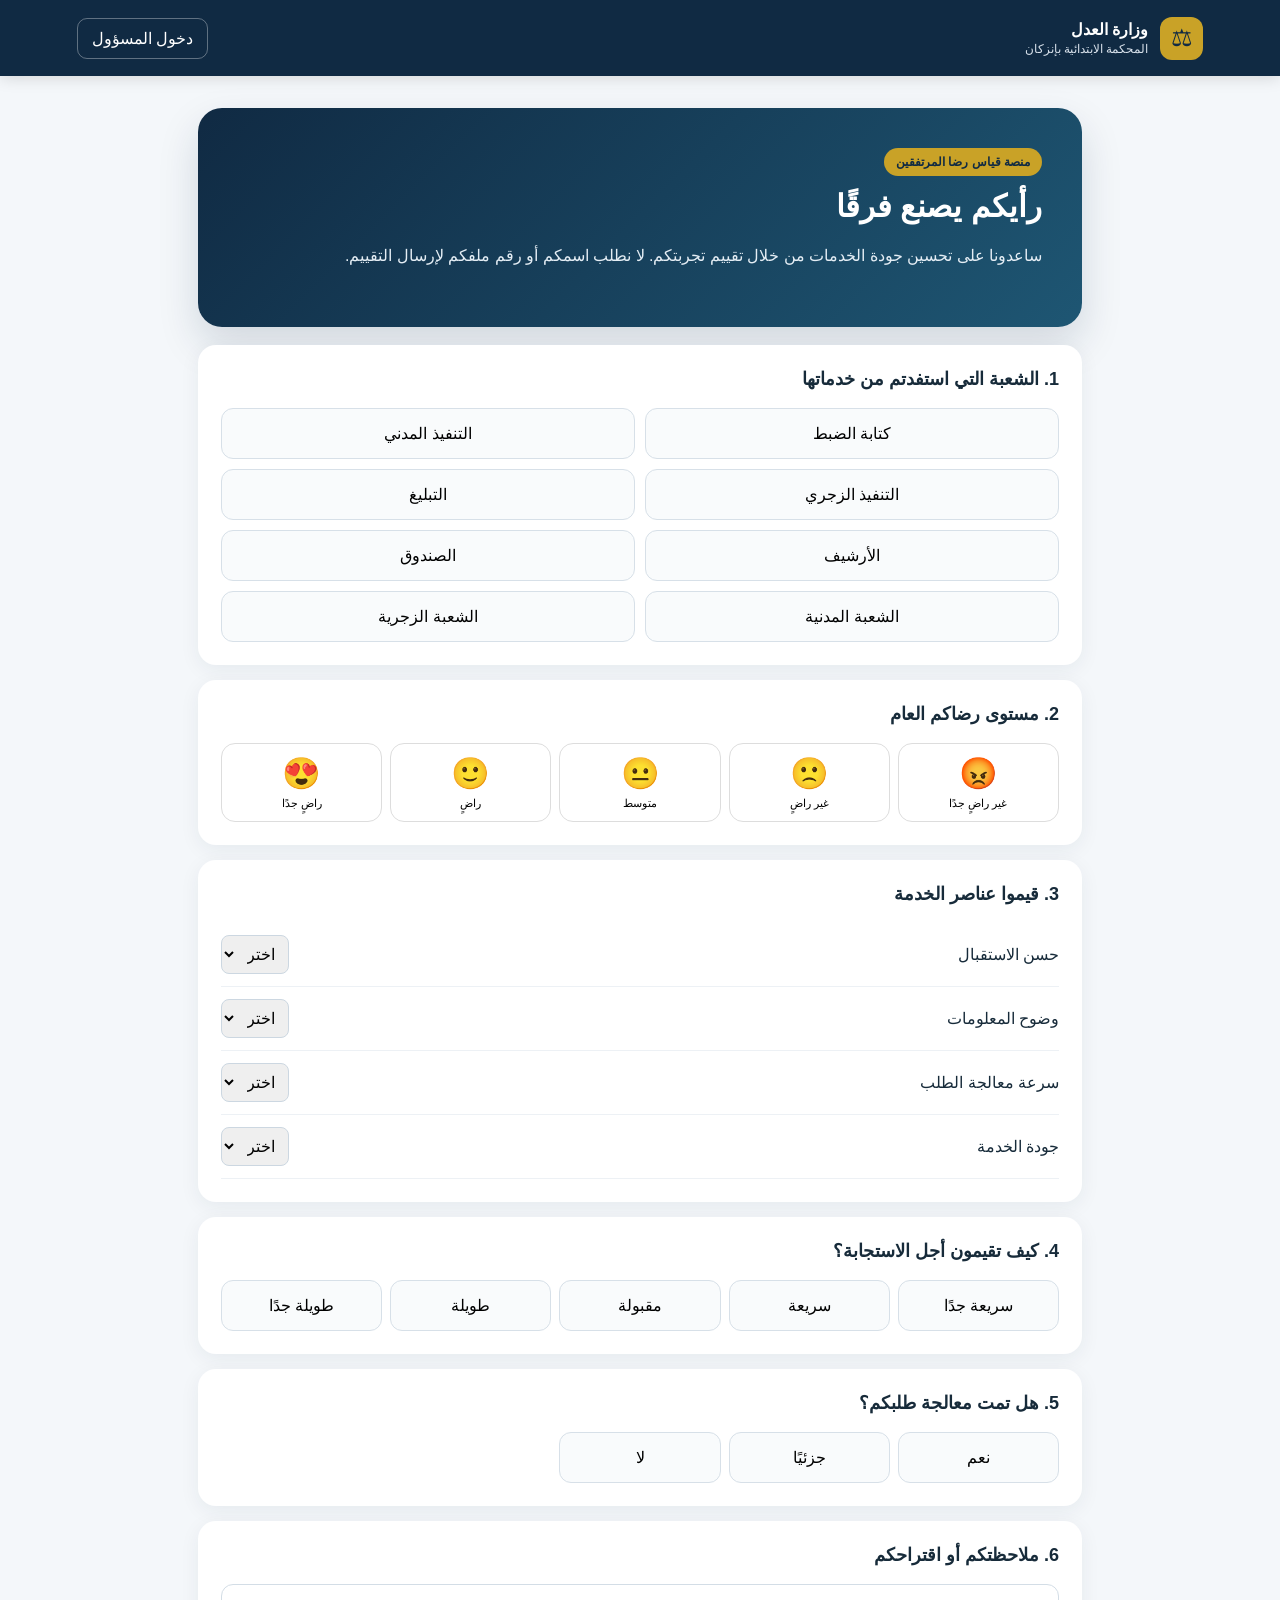
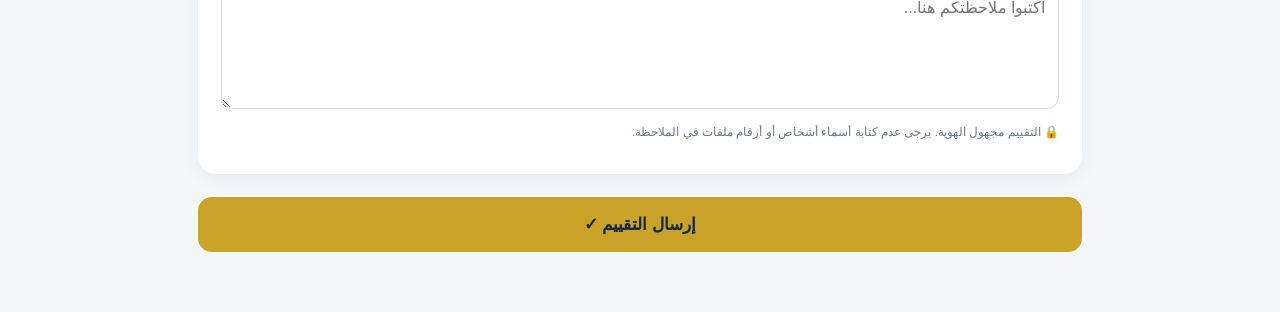
<file: index.html>
<!doctype html>
<html lang="ar" dir="rtl">
<head>
<meta charset="utf-8"><meta name="viewport" content="width=device-width,initial-scale=1">
<title>تقييم جودة الخدمات | المحكمة الابتدائية بإنزكان</title>
<link rel="stylesheet" href="style.css">
</head>
<body>
<header class="topbar"><div class="brand"><div class="court-mark">⚖</div><div><b>وزارة العدل</b><span>المحكمة الابتدائية بإنزكان</span></div></div><a href="dashboard.html" class="admin-link">دخول المسؤول</a></header>
<main class="container">
<section class="hero"><span class="badge">منصة قياس رضا المرتفقين</span><h1>رأيكم يصنع فرقًا</h1><p>ساعدونا على تحسين جودة الخدمات من خلال تقييم تجربتكم. لا نطلب اسمكم أو رقم ملفكم لإرسال التقييم.</p></section>
<form id="survey">
<section class="card"><h2>1. الشعبة التي استفدتم من خدماتها</h2><div class="grid" id="departments"></div><input id="department" type="hidden"></section>
<section class="card"><h2>2. مستوى رضاكم العام</h2><div class="faces" id="quality"></div><input id="qualityValue" type="hidden"></section>
<section class="card"><h2>3. قيموا عناصر الخدمة</h2><div id="criteria"></div></section>
<section class="card"><h2>4. كيف تقيمون أجل الاستجابة؟</h2><div class="options" id="speed"></div><input id="speedValue" type="hidden"></section>
<section class="card"><h2>5. هل تمت معالجة طلبكم؟</h2><div class="options" id="resolved"></div><input id="resolvedValue" type="hidden"></section>
<section class="card"><h2>6. ملاحظتكم أو اقتراحكم</h2><textarea id="comment" maxlength="1000" placeholder="اكتبوا ملاحظتكم هنا..."></textarea><p class="privacy">🔒 التقييم مجهول الهوية. يرجى عدم كتابة أسماء أشخاص أو أرقام ملفات في الملاحظة.</p></section>
<button class="submit" type="submit">إرسال التقييم ✓</button>
</form>
<div id="success" class="success hidden"><div>✓</div><h2>شكرًا لكم</h2><p>تم تسجيل تقييمكم بنجاح، ومساهمتكم تساعدنا على تحسين جودة الخدمات.</p><button onclick="location.reload()">تقييم جديد</button></div>
</main>
<script src="config.js"></script><script src="app.js"></script>
</body></html>
</file>
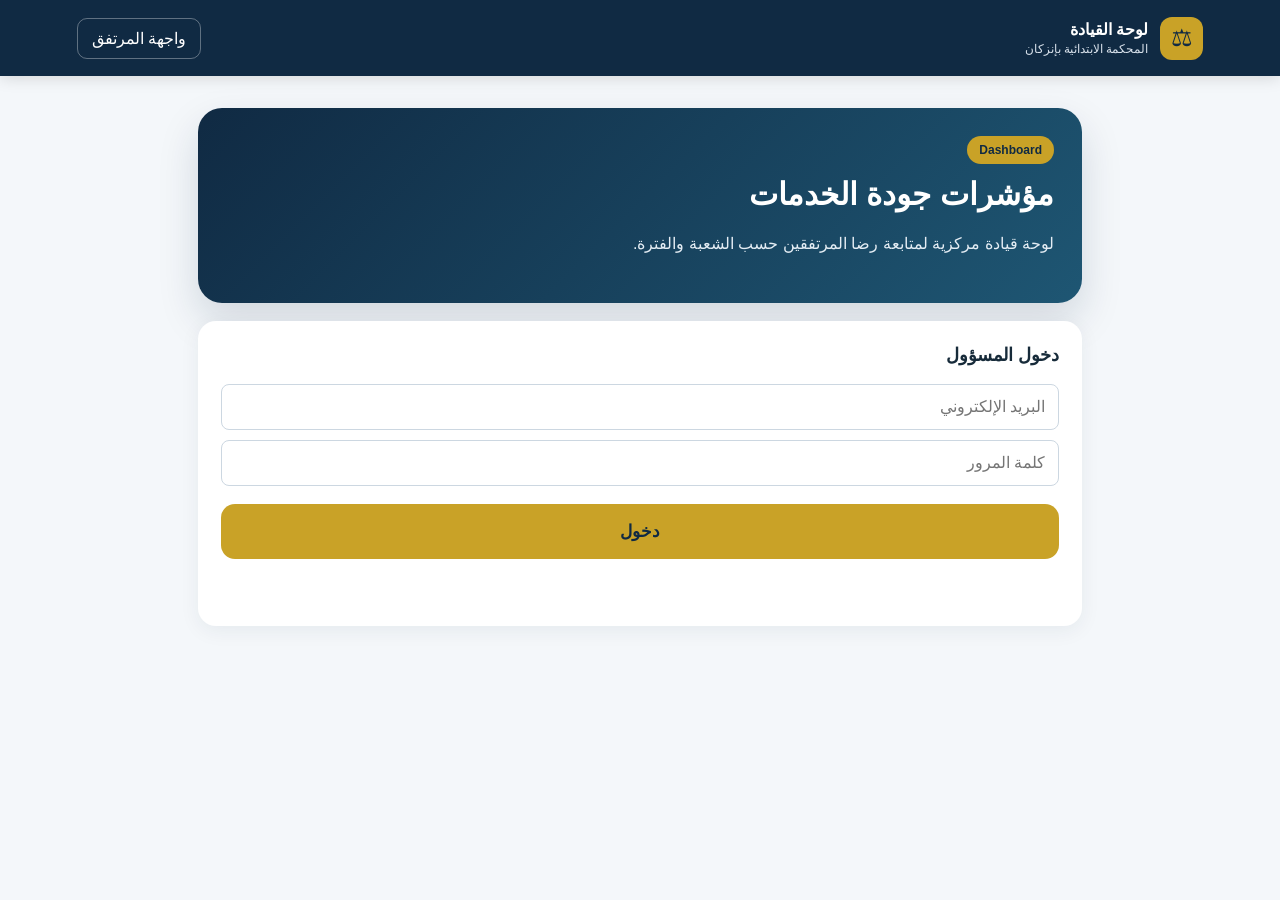
<file: dashboard.html>
<!doctype html>
<html lang="ar" dir="rtl"><head><meta charset="utf-8"><meta name="viewport" content="width=device-width,initial-scale=1">
<title>لوحة المسؤول | تقييم الخدمات</title><link rel="stylesheet" href="style.css"></head>
<body>
<header class="topbar"><div class="brand"><div class="court-mark">⚖</div><div><b>لوحة القيادة</b><span>المحكمة الابتدائية بإنزكان</span></div></div><a href="index.html" class="admin-link">واجهة المرتفق</a></header>
<main class="container">
<section class="hero compact"><span class="badge">Dashboard</span><h1>مؤشرات جودة الخدمات</h1><p>لوحة قيادة مركزية لمتابعة رضا المرتفقين حسب الشعبة والفترة.</p></section>
<section class="login card" id="loginBox"><h2>دخول المسؤول</h2><input id="email" type="email" placeholder="البريد الإلكتروني"><input id="password" type="password" placeholder="كلمة المرور"><button class="submit" onclick="login()">دخول</button><p id="loginMsg"></p></section>
<section id="dashboard" class="hidden">
<div class="filters card"><label>من <input id="from" type="date"></label><label>إلى <input id="to" type="date"></label><button onclick="loadData()">تحديث</button><button onclick="signout()">خروج</button></div>
<section class="kpis"><div class="kpi"><span>إجمالي التقييمات</span><b id="total">0</b></div><div class="kpi"><span>متوسط الرضا</span><b id="avg">0/5</b></div><div class="kpi"><span>نسبة الرضا</span><b id="satisfied">0%</b></div><div class="kpi"><span>تمت المعالجة</span><b id="resolved">0%</b></div></section>
<section class="card"><h2>الأداء حسب الشعبة</h2><div class="tablewrap"><table><thead><tr><th>الشعبة</th><th>التقييمات</th><th>المتوسط</th><th>الرضا</th><th>المعالجة</th></tr></thead><tbody id="table"></tbody></table></div></section>
<section class="card"><h2>آخر الملاحظات</h2><div id="comments"></div></section>
<button class="submit" onclick="exportCSV()">تصدير النتائج CSV</button>
</section></main>
<script src="config.js"></script><script src="dashboard.js"></script>
</body></html>
</file>
<file: style.css>
*{box-sizing:border-box}body{margin:0;font-family:Tahoma,Arial,sans-serif;background:#f4f7fa;color:#172b3a}.topbar{height:76px;background:#102a43;color:#fff;display:flex;align-items:center;justify-content:space-between;padding:0 6%;box-shadow:0 2px 15px #0002}.brand{display:flex;align-items:center;gap:12px}.brand b,.brand span{display:block}.brand span{font-size:12px;color:#d9e2ec;margin-top:3px}.court-mark{width:43px;height:43px;border-radius:12px;background:#c9a227;color:#102a43;display:grid;place-items:center;font-size:24px}.admin-link{color:white;text-decoration:none;border:1px solid #ffffff55;border-radius:10px;padding:10px 14px}.container{max-width:920px;margin:32px auto;padding:0 18px}.hero{background:linear-gradient(135deg,#102a43,#1e5673);color:#fff;border-radius:24px;padding:40px;margin-bottom:18px;box-shadow:0 18px 40px #102a4326}.hero.compact{padding:28px}.hero h1{font-size:31px;margin:12px 0}.hero p{line-height:1.9;color:#e4edf4}.badge{display:inline-block;background:#c9a227;color:#102a43;font-weight:bold;padding:7px 12px;border-radius:30px;font-size:12px}.card{background:#fff;border-radius:18px;padding:23px;margin:15px 0;box-shadow:0 5px 20px #102a4310}.card h2{font-size:18px;margin:0 0 18px}.grid{display:grid;grid-template-columns:repeat(2,1fr);gap:10px}.grid button,.options button{padding:15px;border:1px solid #d7e0e8;background:#f9fbfc;border-radius:12px;cursor:pointer;font:inherit}.selected{border-color:#1e607f!important;background:#eaf3f8!important;box-shadow:0 0 0 2px #1e607f18}.faces{display:grid;grid-template-columns:repeat(5,1fr);gap:8px}.faces button{border:1px solid #ddd;background:white;border-radius:14px;padding:11px;cursor:pointer}.faces span{display:block;font-size:31px}.faces small{display:block;margin-top:5px}.options{display:grid;grid-template-columns:repeat(5,1fr);gap:8px}.rating-row{display:flex;justify-content:space-between;align-items:center;padding:12px 0;border-bottom:1px solid #edf1f5}.rating-row select,input,textarea{font:inherit}.rating-row select,.filters input,.login input{padding:9px;border:1px solid #ccd7e1;border-radius:8px}.login input{display:block;width:100%;margin:10px 0;padding:13px}.submit{width:100%;border:0;border-radius:14px;padding:17px;background:#c9a227;color:#102a43;font-weight:bold;font-size:17px;cursor:pointer;margin:8px 0 28px}.privacy{font-size:12px;color:#697b8c}.hidden{display:none!important}textarea{width:100%;min-height:125px;padding:13px;border:1px solid #d3dde6;border-radius:12px;resize:vertical}.success{text-align:center;background:#fff;border-radius:22px;padding:45px;box-shadow:0 8px 25px #102a4312}.success>div{font-size:50px;color:#1f7a55}.success button{border:0;padding:12px 20px;border-radius:10px;background:#102a43;color:#fff}.kpis{display:grid;grid-template-columns:repeat(4,1fr);gap:12px}.kpi{background:white;padding:18px;border-radius:16px}.kpi span{font-size:12px;color:#6b7d8e}.kpi b{display:block;font-size:27px;margin-top:8px}.filters{display:flex;gap:10px;align-items:center;flex-wrap:wrap}.filters button{padding:10px 14px;border:0;border-radius:9px;background:#102a43;color:#fff}.tablewrap{overflow:auto}table{width:100%;border-collapse:collapse}th,td{padding:12px;border-bottom:1px solid #edf1f5;text-align:right;white-space:nowrap}.comment{padding:13px 0;border-bottom:1px solid #edf1f5}.comment small{display:block;color:#7a8997;margin-top:5px}@media(max-width:700px){.topbar{padding:0 12px}.admin-link{font-size:11px}.container{margin:18px auto}.hero{padding:27px}.hero h1{font-size:26px}.faces{grid-template-columns:repeat(5,1fr)}.faces span{font-size:23px}.faces small{font-size:8px}.options{grid-template-columns:1fr 1fr}.grid{grid-template-columns:1fr}.kpis{grid-template-columns:1fr 1fr}.card{padding:18px}}
</file>
